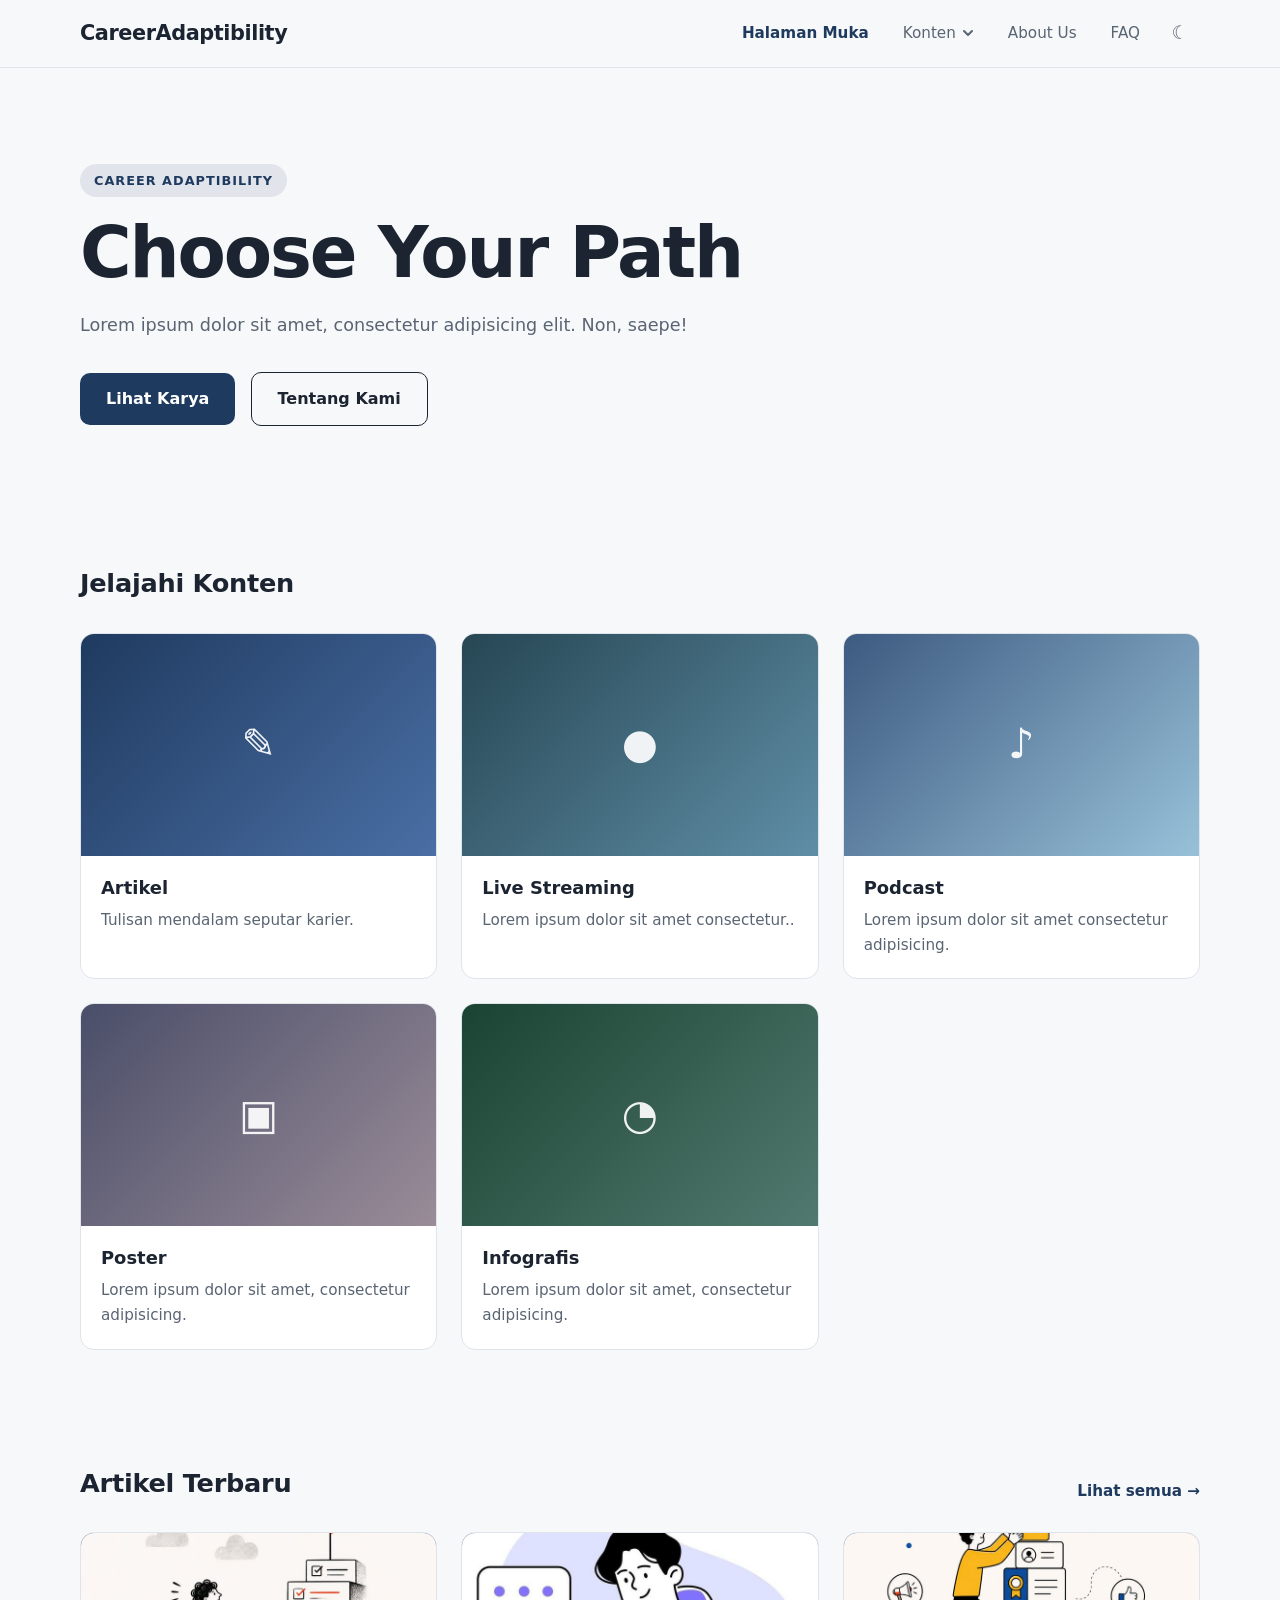
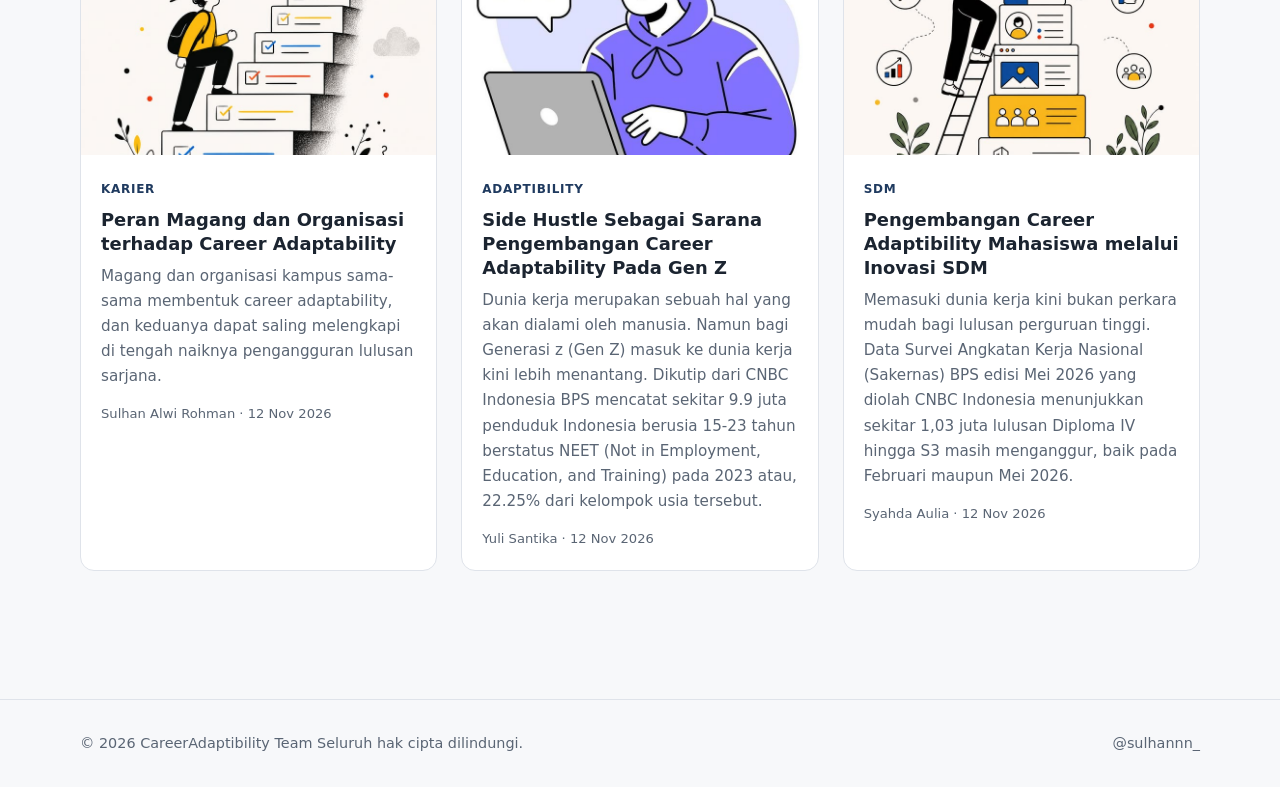
<file: index.html>
<!doctype html>
<html lang="id">
  <head>
    <meta charset="UTF-8" />
    <meta name="viewport" content="width=device-width, initial-scale=1.0" />
    <title>CareerAdaptibility</title>
    <meta
      name="description"
      content="CareerAdaptibility: artikel, live streaming, podcast, poster, dan infografis."
    />
    <script>
      (function () {
        try {
          var t = localStorage.getItem("theme");
          if (!t)
            t = matchMedia("(prefers-color-scheme: dark)").matches
              ? "dark"
              : "light";
          document.documentElement.setAttribute("data-theme", t);
        } catch (e) {}
      })();
    </script>
    <link rel="stylesheet" href="style.css" />
  </head>
  <body>
    <header class="site-header" id="siteHeader">
      <div class="container header-inner">
        <a href="index.html" class="logo">Career<span></span>Adaptibility</a>
        <button class="nav-toggle" aria-label="Buka menu" aria-expanded="false">
          <span></span><span></span><span></span>
        </button>
        <nav class="main-nav" id="mainNav" aria-label="Navigasi utama">
          <ul>
            <li><a href="index.html">Halaman Muka</a></li>
            <li class="has-dropdown">
              <button
                class="dropdown-toggle"
                aria-expanded="false"
                aria-haspopup="true"
              >
                Konten
                <svg
                  viewBox="0 0 12 12"
                  fill="none"
                  stroke="currentColor"
                  stroke-width="2"
                  stroke-linecap="round"
                  stroke-linejoin="round"
                >
                  <path d="M2 4l4 4 4-4" />
                </svg>
              </button>
              <ul class="dropdown">
                <li><a href="artikel.html">Artikel</a></li>
                <li><a href="live-streaming.html">Live Streaming</a></li>
                <li><a href="podcast.html">Podcast</a></li>
                <li><a href="poster.html">Poster</a></li>
                <li><a href="infografis.html">Infografis</a></li>
              </ul>
            </li>
            <li><a href="about.html">About Us</a></li>
            <li><a href="faq.html">FAQ</a></li>
            <li>
              <button
                class="theme-toggle"
                id="themeToggle"
                type="button"
                aria-label="Ganti mode gelap/terang"
                title="Ganti tema"
              >
                <span class="icon-moon">☾</span><span class="icon-sun">☀</span>
              </button>
            </li>
          </ul>
        </nav>
      </div>
    </header>

    <main>
      <section class="hero">
        <div class="container">
          <span class="eyebrow">Career adaptibility</span>
          <h1>Choose Your Path</h1>
          <p>
            Lorem ipsum dolor sit amet, consectetur adipisicing elit. Non,
            saepe!
          </p>
          <a href="artikel.html" class="btn">Lihat Karya</a>
          <a href="about.html" class="btn ghost">Tentang Kami</a>
        </div>
      </section>

      <section class="section">
        <div class="container">
          <div class="section-head">
            <h2>Jelajahi Konten</h2>
          </div>
          <div class="grid">
            <a href="artikel.html" class="card">
              <div class="thumb g1">✎</div>
              <div class="card-body">
                <h3>Artikel</h3>
                <p>Tulisan mendalam seputar karier.</p>
              </div>
            </a>
            <a href="live-streaming.html" class="card">
              <div class="thumb g2">●</div>
              <div class="card-body">
                <h3>Live Streaming</h3>
                <p>Lorem ipsum dolor sit amet consectetur..</p>
              </div>
            </a>
            <a href="podcast.html" class="card">
              <div class="thumb g3">♪</div>
              <div class="card-body">
                <h3>Podcast</h3>
                <p>Lorem ipsum dolor sit amet consectetur adipisicing.</p>
              </div>
            </a>
            <a href="poster.html" class="card">
              <div class="thumb g4">▣</div>
              <div class="card-body">
                <h3>Poster</h3>
                <p>Lorem ipsum dolor sit amet, consectetur adipisicing.</p>
              </div>
            </a>
            <a href="infografis.html" class="card">
              <div class="thumb g5">◔</div>
              <div class="card-body">
                <h3>Infografis</h3>
                <p>Lorem ipsum dolor sit amet, consectetur adipisicing.</p>
              </div>
            </a>
          </div>
        </div>
      </section>

      <section class="section">
        <div class="container">
          <div class="section-head">
            <h2>Artikel Terbaru</h2>
            <a href="artikel.html">Lihat semua →</a>
          </div>
          <div class="grid" id="latestArticles"></div>
        </div>
      </section>
    </main>

    <footer class="site-footer">
      <div class="container footer-inner">
        <span
          >© <span id="year">2026</span> CareerAdaptibility Team Seluruh hak
          cipta dilindungi.</span
        >
        <span>@sulhannn_ </span>
      </div>
    </footer>

    <script src="artikel-data.js"></script>
    <script src="script.js"></script>
  </body>
</html>
</file>
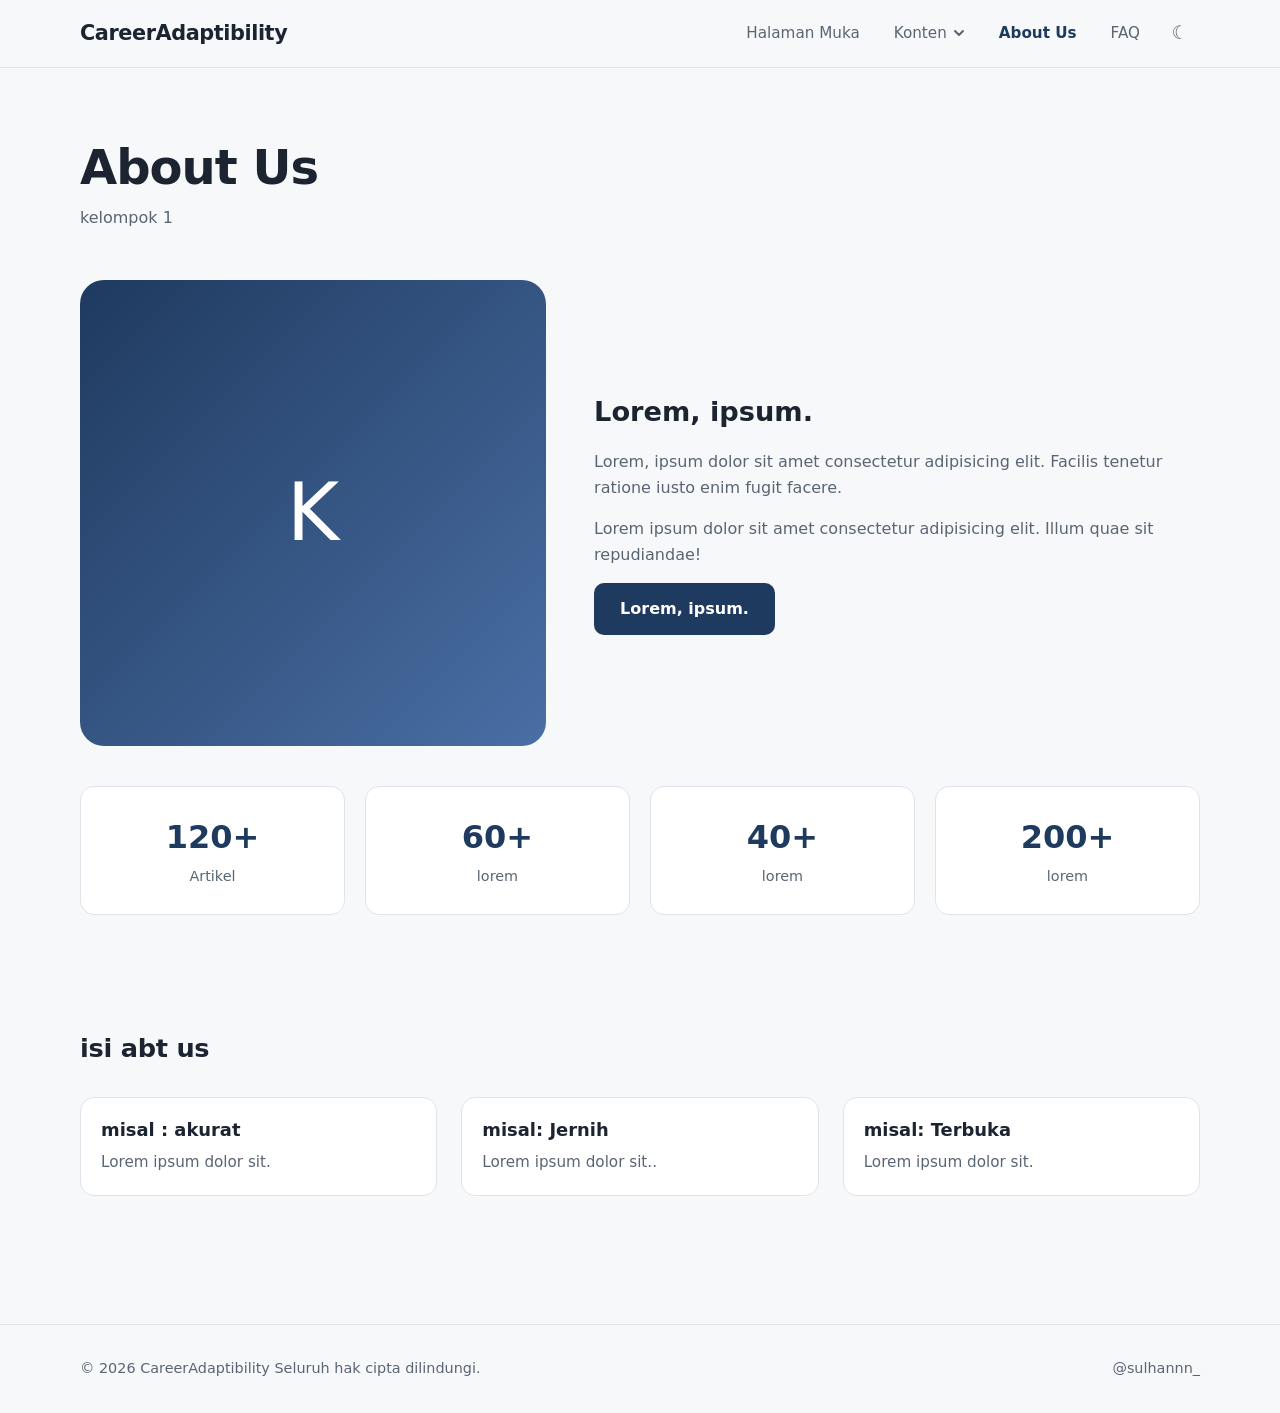
<file: about.html>
<!doctype html>
<html lang="id">
  <head>
    <meta charset="UTF-8" />
    <meta name="viewport" content="width=device-width, initial-scale=1.0" />
    <title>About Us | Team 1</title>
    <meta name="description" content="Tentang kami dan cara kami bekerja." />
    <link rel="stylesheet" href="style.css" />
    <script>
      (function () {
        try {
          var t = localStorage.getItem("theme");
          if (!t)
            t = matchMedia("(prefers-color-scheme: dark)").matches
              ? "dark"
              : "light";
          document.documentElement.setAttribute("data-theme", t);
        } catch (e) {}
      })();
    </script>
  </head>
  <body>
    <header class="site-header" id="siteHeader">
      <div class="container header-inner">
        <a href="index.html" class="logo">CareerAdaptibility</a>
        <button class="nav-toggle" aria-label="Buka menu" aria-expanded="false">
          <span></span><span></span><span></span>
        </button>
        <nav class="main-nav" id="mainNav" aria-label="Navigasi utama">
          <ul>
            <li><a href="index.html">Halaman Muka</a></li>
            <li class="has-dropdown">
              <button
                class="dropdown-toggle"
                aria-expanded="false"
                aria-haspopup="true"
              >
                Konten
                <svg
                  viewBox="0 0 12 12"
                  fill="none"
                  stroke="currentColor"
                  stroke-width="2"
                  stroke-linecap="round"
                  stroke-linejoin="round"
                >
                  <path d="M2 4l4 4 4-4" />
                </svg>
              </button>
              <ul class="dropdown">
                <li><a href="artikel.html">Artikel</a></li>
                <li><a href="live-streaming.html">Live Streaming</a></li>
                <li><a href="podcast.html">Podcast</a></li>
                <li><a href="poster.html">Poster</a></li>
                <li><a href="infografis.html">Infografis</a></li>
              </ul>
            </li>
            <li><a href="about.html">About Us</a></li>
            <li><a href="faq.html">FAQ</a></li>
            <li>
              <button
                class="theme-toggle"
                id="themeToggle"
                type="button"
                aria-label="Ganti mode gelap/terang"
                title="Ganti tema"
              >
                <span class="icon-moon">☾</span><span class="icon-sun">☀</span>
              </button>
            </li>
          </ul>
        </nav>
      </div>
    </header>

    <main>
      <section class="page-title">
        <div class="container">
          <h1>About Us</h1>
          <p>kelompok 1</p>
        </div>
      </section>

      <section class="section" style="padding-top: 12px">
        <div class="container">
          <div class="about-grid">
            <div class="about-photo g1">K</div>
            <div class="about-text">
              <h2>Lorem, ipsum.</h2>
              <p>
                Lorem, ipsum dolor sit amet consectetur adipisicing elit.
                Facilis tenetur ratione iusto enim fugit facere.
              </p>
              <p>
                Lorem ipsum dolor sit amet consectetur adipisicing elit. Illum
                quae sit repudiandae!
              </p>
              <a href="faq.html" class="btn">Lorem, ipsum.</a>
            </div>
          </div>

          <div class="stats">
            <div class="stat"><strong>120+</strong><span>Artikel </span></div>
            <div class="stat"><strong>60+</strong><span>lorem</span></div>
            <div class="stat"><strong>40+</strong><span>lorem</span></div>
            <div class="stat"><strong>200+</strong><span>lorem</span></div>
          </div>
        </div>
      </section>

      <section class="section">
        <div class="container">
          <div class="section-head"><h2>isi abt us</h2></div>
          <div class="grid">
            <div class="card">
              <div class="card-body">
                <h3>misal : akurat</h3>
                <p>Lorem ipsum dolor sit.</p>
              </div>
            </div>
            <div class="card">
              <div class="card-body">
                <h3>misal: Jernih</h3>
                <p>Lorem ipsum dolor sit..</p>
              </div>
            </div>
            <div class="card">
              <div class="card-body">
                <h3>misal: Terbuka</h3>
                <p>Lorem ipsum dolor sit.</p>
              </div>
            </div>
          </div>
        </div>
      </section>
    </main>

    <footer class="site-footer">
      <div class="container footer-inner">
        <span
          >© <span id="year">2026</span> CareerAdaptibility Seluruh hak cipta
          dilindungi.</span
        >
        <span>@sulhannn_</span>
      </div>
    </footer>

    <script src="script.js"></script>
  </body>
</html>
</file>
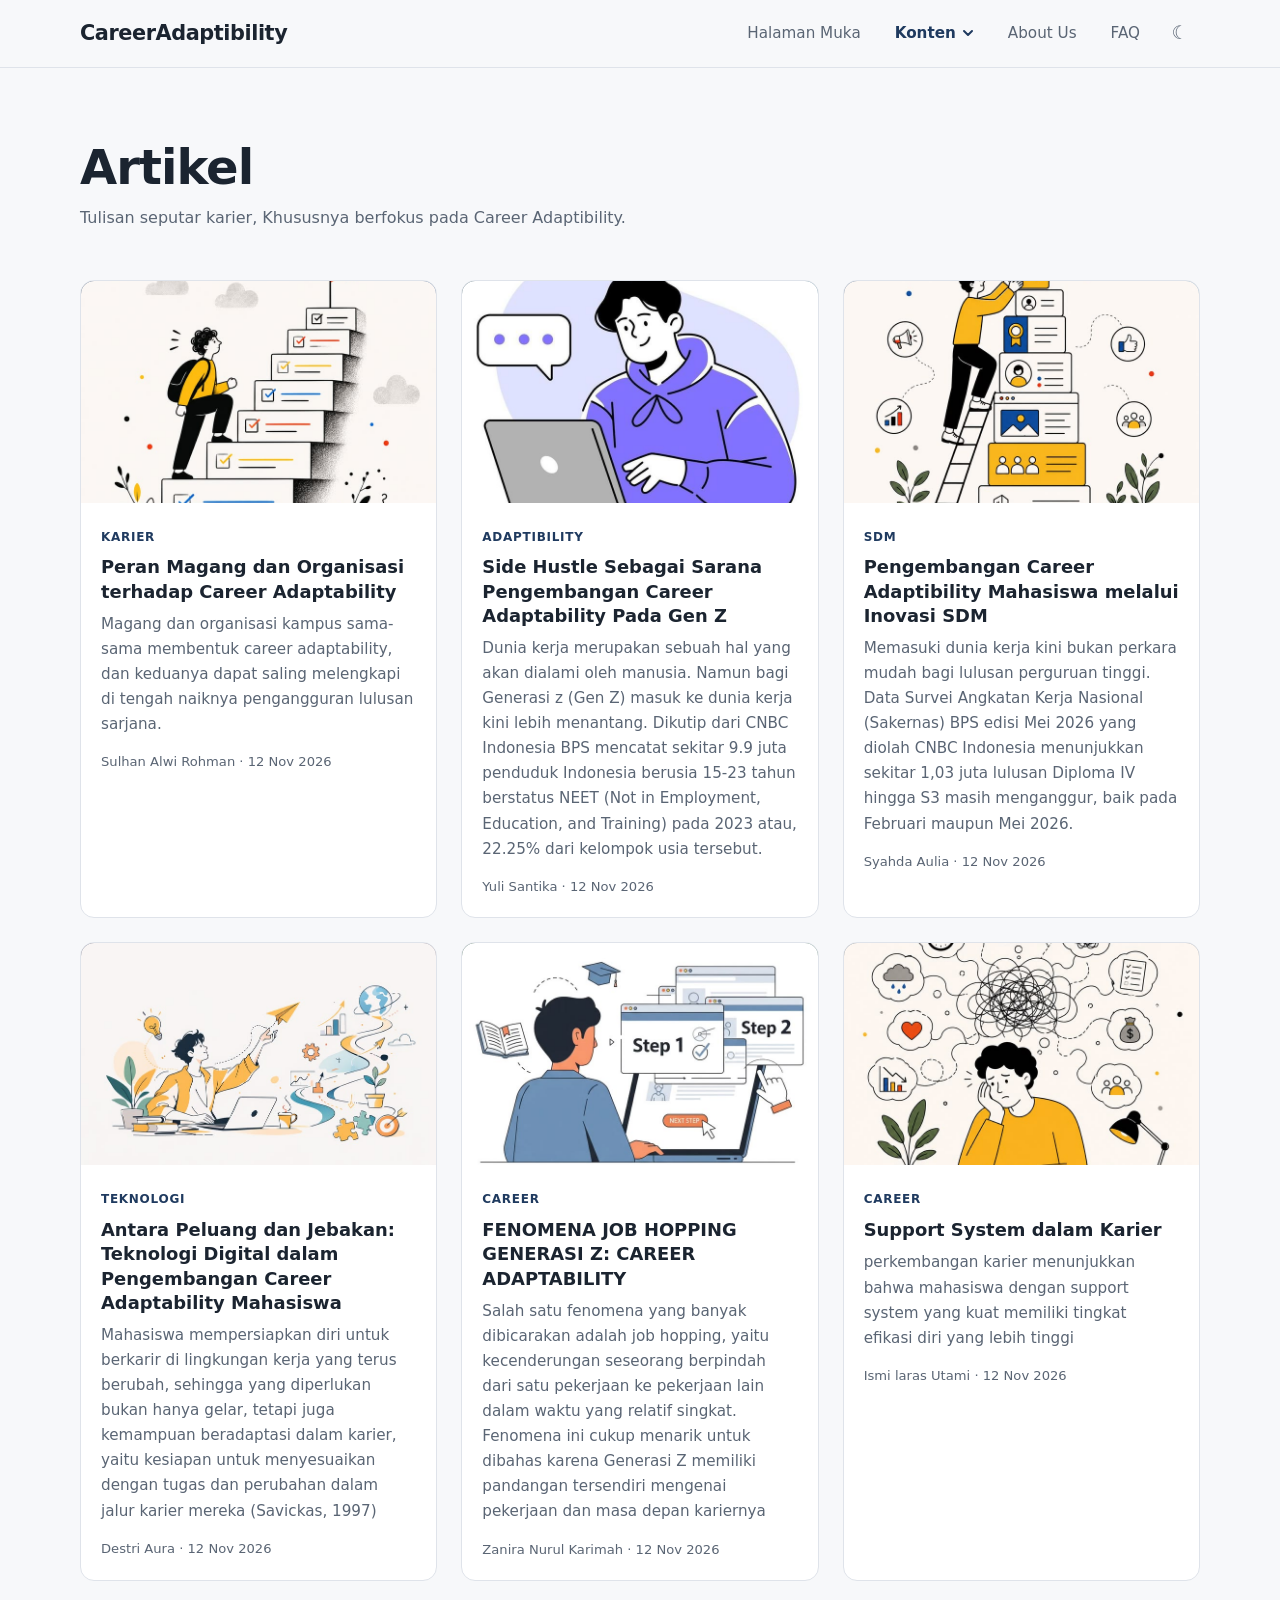
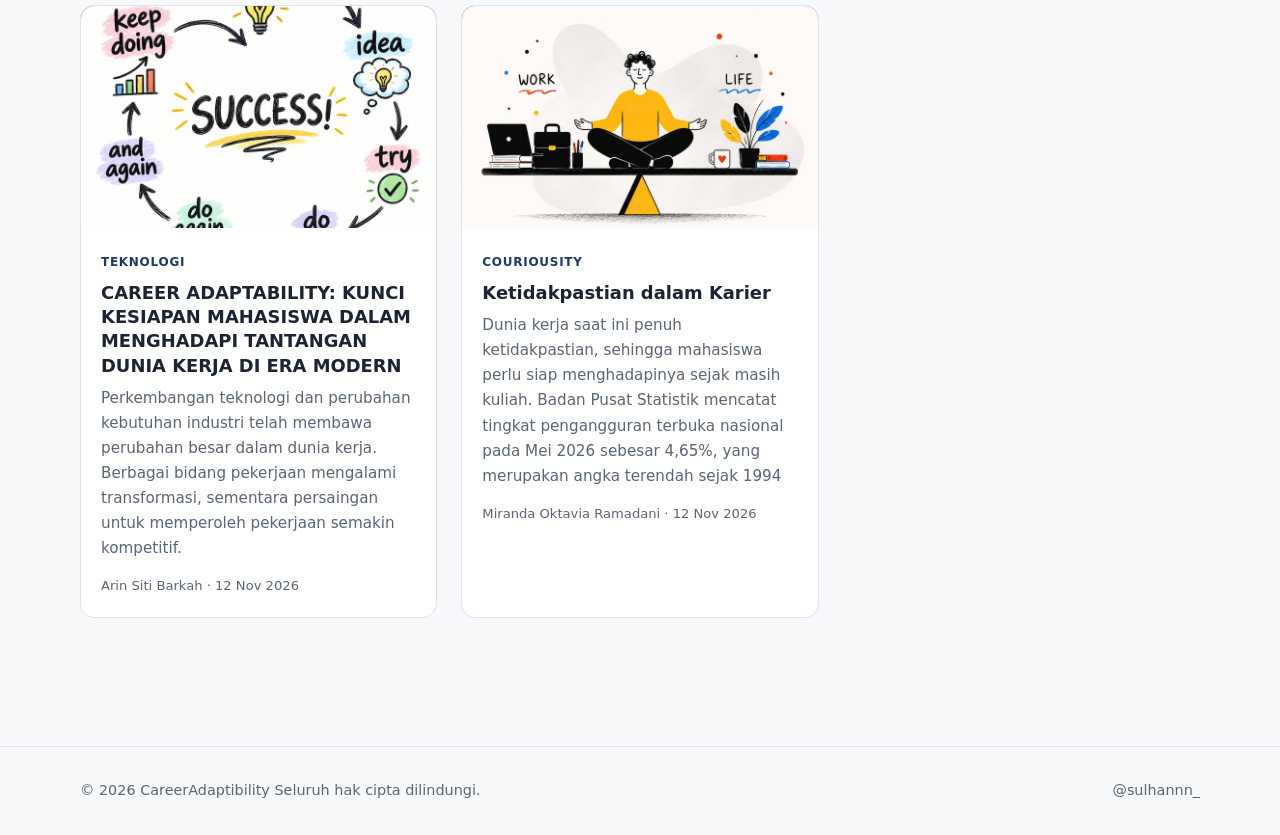
<file: artikel.html>
<!doctype html>
<html lang="id">
  <head>
    <meta charset="UTF-8" />
    <meta name="viewport" content="width=device-width, initial-scale=1.0" />
    <title>Artikel</title>
    <meta name="description" content="Kumpulan artikel dan tulisan." />
    <script>
      (function () {
        try {
          var t = localStorage.getItem("theme");
          if (!t)
            t = matchMedia("(prefers-color-scheme: dark)").matches
              ? "dark"
              : "light";
          document.documentElement.setAttribute("data-theme", t);
        } catch (e) {}
      })();
    </script>
    <link rel="stylesheet" href="style.css" />
  </head>
  <body>
    <header class="site-header" id="siteHeader">
      <div class="container header-inner">
        <a href="index.html" class="logo">CareerAdaptibility</a>
        <button class="nav-toggle" aria-label="Buka menu" aria-expanded="false">
          <span></span><span></span><span></span>
        </button>
        <nav class="main-nav" id="mainNav" aria-label="Navigasi utama">
          <ul>
            <li><a href="index.html">Halaman Muka</a></li>
            <li class="has-dropdown">
              <button
                class="dropdown-toggle"
                aria-expanded="false"
                aria-haspopup="true"
              >
                Konten
                <svg
                  viewBox="0 0 12 12"
                  fill="none"
                  stroke="currentColor"
                  stroke-width="2"
                  stroke-linecap="round"
                  stroke-linejoin="round"
                >
                  <path d="M2 4l4 4 4-4" />
                </svg>
              </button>
              <ul class="dropdown">
                <li><a href="artikel.html">Artikel</a></li>
                <li><a href="live-streaming.html">Live Streaming</a></li>
                <li><a href="podcast.html">Podcast</a></li>
                <li><a href="poster.html">Poster</a></li>
                <li><a href="infografis.html">Infografis</a></li>
              </ul>
            </li>
            <li><a href="about.html">About Us</a></li>
            <li><a href="faq.html">FAQ</a></li>
            <li>
              <button
                class="theme-toggle"
                id="themeToggle"
                type="button"
                aria-label="Ganti mode gelap/terang"
                title="Ganti tema"
              >
                <span class="icon-moon">☾</span><span class="icon-sun">☀</span>
              </button>
            </li>
          </ul>
        </nav>
      </div>
    </header>

    <main>
      <section class="page-title">
        <div class="container">
          <h1>Artikel</h1>
          <p>
            Tulisan seputar karier, Khususnya berfokus pada Career Adaptibility.
          </p>
        </div>
      </section>

      <section class="section" style="padding-top: 12px">
        <div class="container">
          <div class="grid grid-compact" id="articleGrid"></div>
        </div>
      </section>
    </main>

    <footer class="site-footer">
      <div class="container footer-inner">
        <span
          >© <span id="year">2026</span> CareerAdaptibility Seluruh hak cipta
          dilindungi.</span
        >
        <span>@sulhannn_</span>
      </div>
    </footer>

    <script src="artikel-data.js"></script>
    <script src="script.js"></script>
  </body>
</html>
</file>
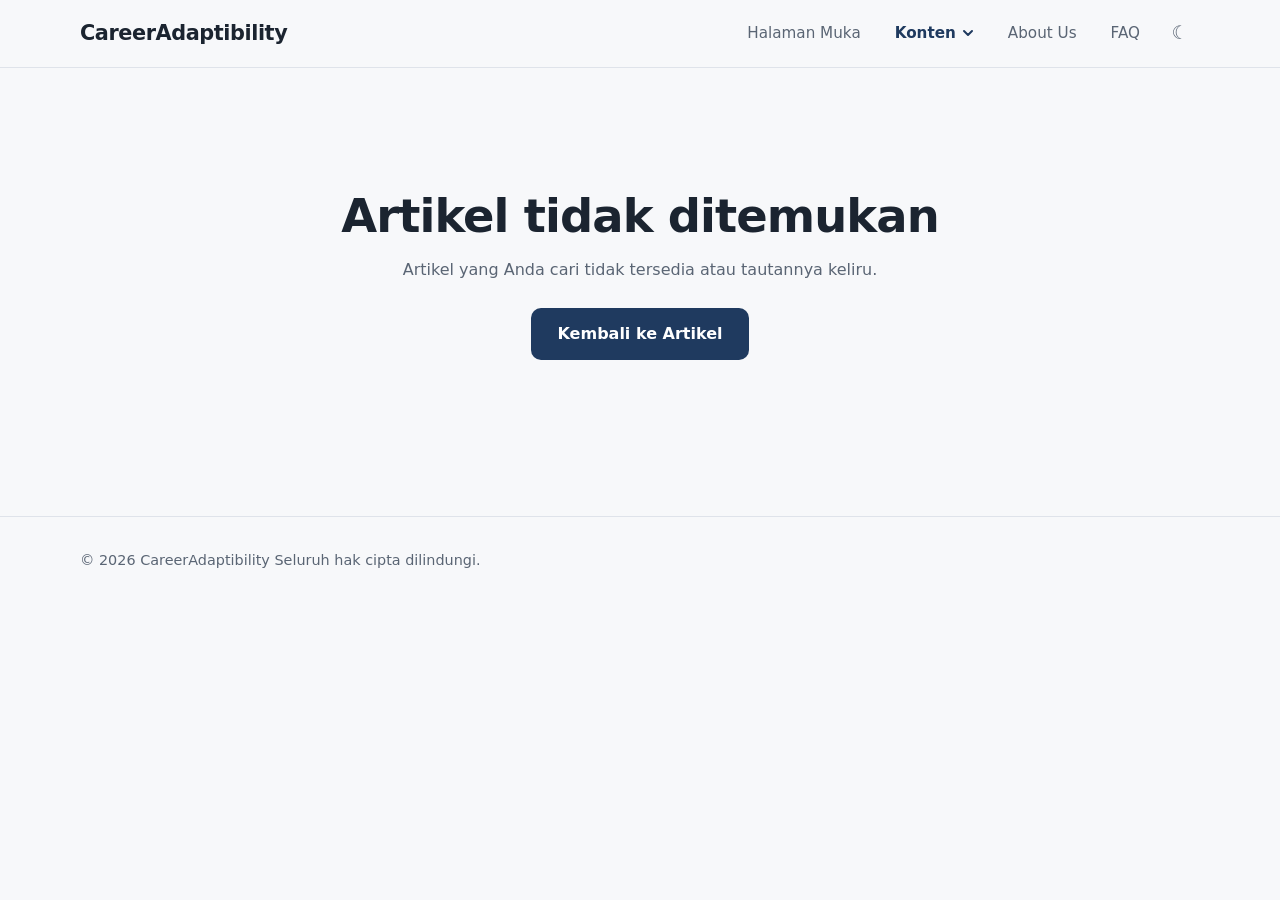
<file: baca.html>
<!doctype html>
<html lang="id">
  <head>
    <meta charset="UTF-8" />
    <meta name="viewport" content="width=device-width, initial-scale=1.0" />
    <title>Baca Artikel</title>
    <script>
      (function () {
        try {
          var t = localStorage.getItem("theme");
          if (!t)
            t = matchMedia("(prefers-color-scheme: dark)").matches
              ? "dark"
              : "light";
          document.documentElement.setAttribute("data-theme", t);
        } catch (e) {}
      })();
    </script>
    <link rel="stylesheet" href="style.css" />
  </head>
  <body>
    <div class="read-progress" id="readProgress"></div>

    <header class="site-header" id="siteHeader">
      <div class="container header-inner">
        <a href="index.html" class="logo">CareerAdaptibility</a>
        <button class="nav-toggle" aria-label="Buka menu" aria-expanded="false">
          <span></span><span></span><span></span>
        </button>
        <nav class="main-nav" id="mainNav" aria-label="Navigasi utama">
          <ul>
            <li><a href="index.html">Halaman Muka</a></li>
            <li class="has-dropdown">
              <button
                class="dropdown-toggle"
                aria-expanded="false"
                aria-haspopup="true"
              >
                Konten
                <svg
                  viewBox="0 0 12 12"
                  fill="none"
                  stroke="currentColor"
                  stroke-width="2"
                  stroke-linecap="round"
                  stroke-linejoin="round"
                >
                  <path d="M2 4l4 4 4-4" />
                </svg>
              </button>
              <ul class="dropdown">
                <li><a href="artikel.html">Artikel</a></li>
                <li><a href="live-streaming.html">Live Streaming</a></li>
                <li><a href="podcast.html">Podcast</a></li>
                <li><a href="poster.html">Poster</a></li>
                <li><a href="infografis.html">Infografis</a></li>
              </ul>
            </li>
            <li><a href="about.html">About Us</a></li>
            <li><a href="faq.html">FAQ</a></li>
            <li>
              <button
                class="theme-toggle"
                id="themeToggle"
                type="button"
                aria-label="Ganti mode gelap/terang"
                title="Ganti tema"
              >
                <span class="icon-moon">☾</span><span class="icon-sun">☀</span>
              </button>
            </li>
          </ul>
        </nav>
      </div>
    </header>

    <main>
      <article class="reader" id="reader"></article>
    </main>

    <footer class="site-footer">
      <div class="container footer-inner">
        <span
          >© <span id="year">2026</span> CareerAdaptibility Seluruh hak cipta
          dilindungi.</span
        >
      </div>
    </footer>

    <script src="artikel-data.js"></script>
    <script src="script.js"></script>
  </body>
</html>
</file>
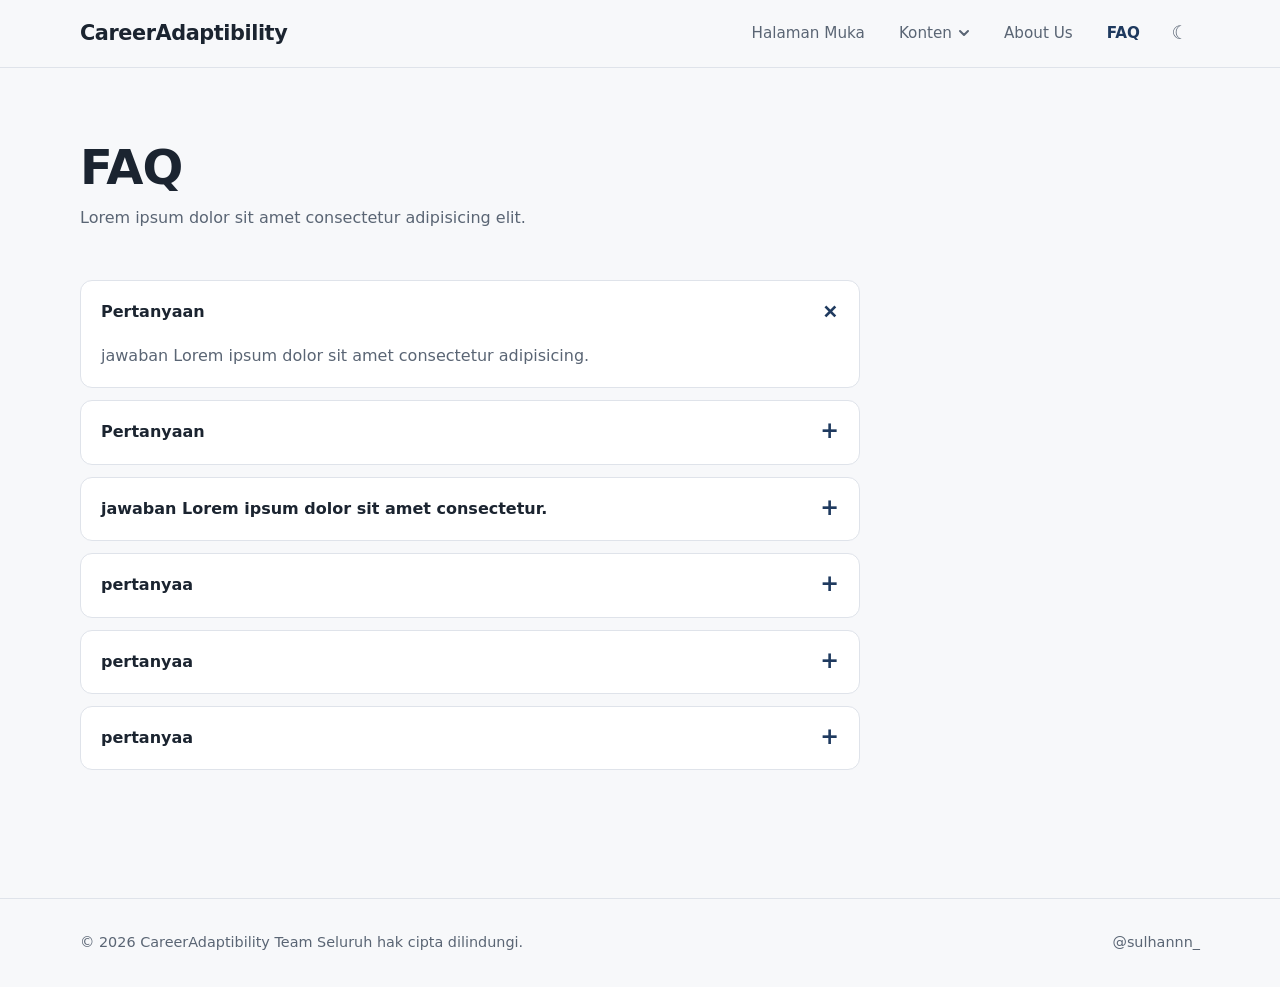
<file: faq.html>
<!doctype html>
<html lang="id">
  <head>
    <meta charset="UTF-8" />
    <meta name="viewport" content="width=device-width, initial-scale=1.0" />
    <title>FAQ</title>
    <meta name="description" content="Pertanyaan yang sering diajukan." />
    <link rel="stylesheet" href="style.css" />
    <script>
      (function () {
        try {
          var t = localStorage.getItem("theme");
          if (!t)
            t = matchMedia("(prefers-color-scheme: dark)").matches
              ? "dark"
              : "light";
          document.documentElement.setAttribute("data-theme", t);
        } catch (e) {}
      })();
    </script>
  </head>
  <body>
    <header class="site-header" id="siteHeader">
      <div class="container header-inner">
        <a href="index.html" class="logo">CareerAdaptibility</a>
        <button class="nav-toggle" aria-label="Buka menu" aria-expanded="false">
          <span></span><span></span><span></span>
        </button>
        <nav class="main-nav" id="mainNav" aria-label="Navigasi utama">
          <ul>
            <li><a href="index.html">Halaman Muka</a></li>
            <li class="has-dropdown">
              <button
                class="dropdown-toggle"
                aria-expanded="false"
                aria-haspopup="true"
              >
                Konten
                <svg
                  viewBox="0 0 12 12"
                  fill="none"
                  stroke="currentColor"
                  stroke-width="2"
                  stroke-linecap="round"
                  stroke-linejoin="round"
                >
                  <path d="M2 4l4 4 4-4" />
                </svg>
              </button>
              <ul class="dropdown">
                <li><a href="artikel.html">Artikel</a></li>
                <li><a href="live-streaming.html">Live Streaming</a></li>
                <li><a href="podcast.html">Podcast</a></li>
                <li><a href="poster.html">Poster</a></li>
                <li><a href="infografis.html">Infografis</a></li>
              </ul>
            </li>
            <li><a href="about.html">About Us</a></li>
            <li><a href="faq.html">FAQ</a></li>
            <li>
              <button
                class="theme-toggle"
                id="themeToggle"
                type="button"
                aria-label="Ganti mode gelap/terang"
                title="Ganti tema"
              >
                <span class="icon-moon">☾</span><span class="icon-sun">☀</span>
              </button>
            </li>
          </ul>
        </nav>
      </div>
    </header>

    <main>
      <section class="page-title">
        <div class="container">
          <h1>FAQ</h1>
          <p>Lorem ipsum dolor sit amet consectetur adipisicing elit.</p>
        </div>
      </section>

      <section class="section" style="padding-top: 12px">
        <div class="container">
          <div class="faq">
            <details open>
              <summary>Pertanyaan</summary>
              <p>jawaban Lorem ipsum dolor sit amet consectetur adipisicing.</p>
            </details>
            <details>
              <summary>Pertanyaan</summary>
              <p>jawaban Lorem ipsum dolor sit amet consectetur.</p>
            </details>
            <details>
              <summary>jawaban Lorem ipsum dolor sit amet consectetur.</summary>
              <p>jawaban Lorem ipsum dolor sit amet consectetur.</p>
            </details>
            <details>
              <summary>pertanyaa</summary>
              <p>jawaban Lorem ipsum dolor sit amet consectetur.</p>
            </details>
            <details>
              <summary>pertanyaa</summary>
              <p>jawaban Lorem ipsum dolor sit amet consectetur.</p>
            </details>
            <details>
              <summary>pertanyaa</summary>
              <p>jawaban Lorem ipsum dolor sit amet consectetur..</p>
            </details>
          </div>
        </div>
      </section>
    </main>

    <footer class="site-footer">
      <div class="container footer-inner">
        <span
          >© <span id="year">2026</span> CareerAdaptibility Team Seluruh hak
          cipta dilindungi.</span
        >
        <span>@sulhannn_</span>
      </div>
    </footer>

    <script src="script.js"></script>
  </body>
</html>
</file>
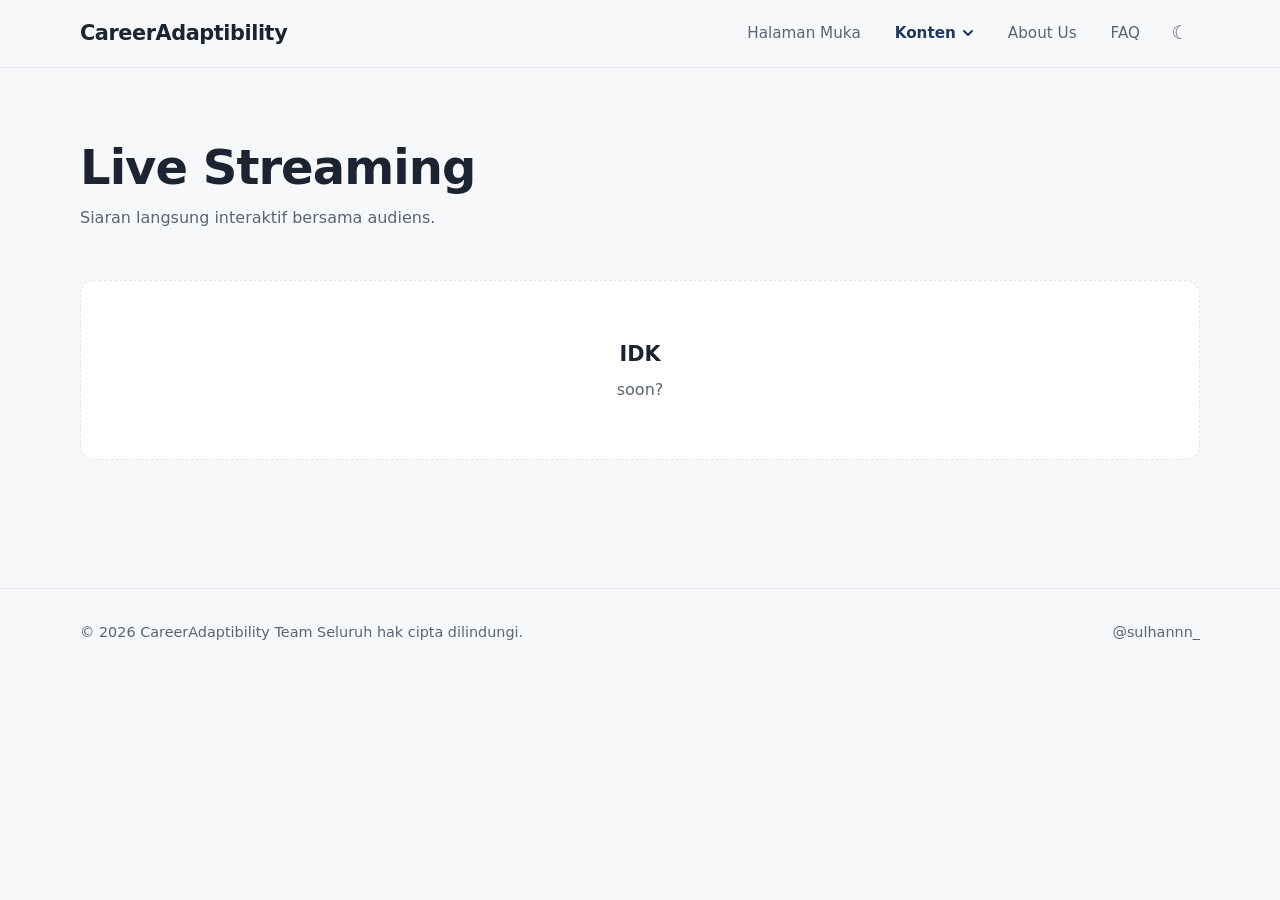
<file: live-streaming.html>
<!doctype html>
<html lang="id">
  <head>
    <meta charset="UTF-8" />
    <meta name="viewport" content="width=device-width, initial-scale=1.0" />
    <title>Live Streaming</title>
    <meta name="description" content="Jadwal dan arsip siaran langsung." />
    <link rel="stylesheet" href="style.css" />
    <script>
      (function () {
        try {
          var t = localStorage.getItem("theme");
          if (!t)
            t = matchMedia("(prefers-color-scheme: dark)").matches
              ? "dark"
              : "light";
          document.documentElement.setAttribute("data-theme", t);
        } catch (e) {}
      })();
    </script>
  </head>
  <body>
    <header class="site-header" id="siteHeader">
      <div class="container header-inner">
        <a href="index.html" class="logo">CareerAdaptibility</a>
        <button class="nav-toggle" aria-label="Buka menu" aria-expanded="false">
          <span></span><span></span><span></span>
        </button>
        <nav class="main-nav" id="mainNav" aria-label="Navigasi utama">
          <ul>
            <li><a href="index.html">Halaman Muka</a></li>
            <li class="has-dropdown">
              <button
                class="dropdown-toggle"
                aria-expanded="false"
                aria-haspopup="true"
              >
                Konten
                <svg
                  viewBox="0 0 12 12"
                  fill="none"
                  stroke="currentColor"
                  stroke-width="2"
                  stroke-linecap="round"
                  stroke-linejoin="round"
                >
                  <path d="M2 4l4 4 4-4" />
                </svg>
              </button>
              <ul class="dropdown">
                <li><a href="artikel.html">Artikel</a></li>
                <li><a href="live-streaming.html">Live Streaming</a></li>
                <li><a href="podcast.html">Podcast</a></li>
                <li><a href="poster.html">Poster</a></li>
                <li><a href="infografis.html">Infografis</a></li>
              </ul>
            </li>
            <li><a href="about.html">About Us</a></li>
            <li><a href="faq.html">FAQ</a></li>
            <li>
              <button
                class="theme-toggle"
                id="themeToggle"
                type="button"
                aria-label="Ganti mode gelap/terang"
                title="Ganti tema"
              >
                <span class="icon-moon">☾</span><span class="icon-sun">☀</span>
              </button>
            </li>
          </ul>
        </nav>
      </div>
    </header>
    <main>
      <section class="page-title">
        <div class="container">
          <h1>Live Streaming</h1>
          <p>Siaran langsung interaktif bersama audiens.</p>
        </div>
      </section>

      <section class="section" style="padding-top: 12px">
        <div class="container">
          <div
            style="
              padding: 56px 20px;
              text-align: center;
              background: var(--card);
              border: 1px dashed var(--line);
              border-radius: var(--radius);
            "
          >
            <h2 style="margin-bottom: 6px; font-size: 1.3rem">IDK</h2>
            <p style="color: var(--muted)">soon?</p>
          </div>
        </div>
      </section>
    </main>

    <footer class="site-footer">
      <div class="container footer-inner">
        <span
          >© <span id="year">2026</span> CareerAdaptibility Team Seluruh hak
          cipta dilindungi.</span
        >
        <span>@sulhannn_</span>
      </div>
    </footer>

    <script src="script.js"></script>
  </body>
</html>
</file>
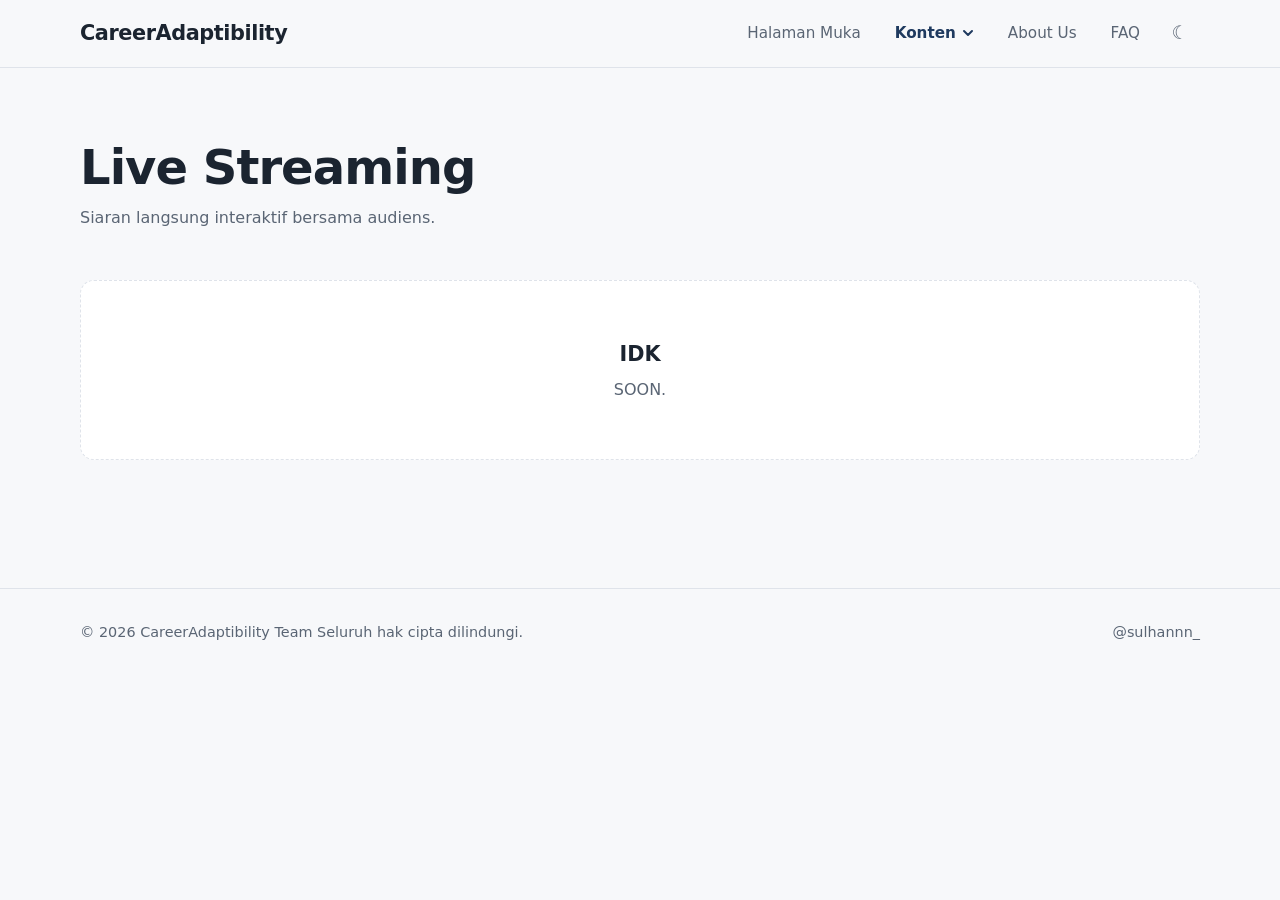
<file: podcast.html>
<!doctype html>
<html lang="id">
  <head>
    <meta charset="UTF-8" />
    <meta name="viewport" content="width=device-width, initial-scale=1.0" />
    <title>Podcast</title>
    <meta name="description" content="Daftar episode podcast." />
    <link rel="stylesheet" href="style.css" />
    <script>
      (function () {
        try {
          var t = localStorage.getItem("theme");
          if (!t)
            t = matchMedia("(prefers-color-scheme: dark)").matches
              ? "dark"
              : "light";
          document.documentElement.setAttribute("data-theme", t);
        } catch (e) {}
      })();
    </script>
  </head>
  <body>
    <header class="site-header" id="siteHeader">
      <div class="container header-inner">
        <a href="index.html" class="logo">CareerAdaptibility</a>
        <button class="nav-toggle" aria-label="Buka menu" aria-expanded="false">
          <span></span><span></span><span></span>
        </button>
        <nav class="main-nav" id="mainNav" aria-label="Navigasi utama">
          <ul>
            <li><a href="index.html">Halaman Muka</a></li>
            <li class="has-dropdown">
              <button
                class="dropdown-toggle"
                aria-expanded="false"
                aria-haspopup="true"
              >
                Konten
                <svg
                  viewBox="0 0 12 12"
                  fill="none"
                  stroke="currentColor"
                  stroke-width="2"
                  stroke-linecap="round"
                  stroke-linejoin="round"
                >
                  <path d="M2 4l4 4 4-4" />
                </svg>
              </button>
              <ul class="dropdown">
                <li><a href="artikel.html">Artikel</a></li>
                <li><a href="live-streaming.html">Live Streaming</a></li>
                <li><a href="podcast.html">Podcast</a></li>
                <li><a href="poster.html">Poster</a></li>
                <li><a href="infografis.html">Infografis</a></li>
              </ul>
            </li>
            <li><a href="about.html">About Us</a></li>
            <li><a href="faq.html">FAQ</a></li>
            <li>
              <button
                class="theme-toggle"
                id="themeToggle"
                type="button"
                aria-label="Ganti mode gelap/terang"
                title="Ganti tema"
              >
                <span class="icon-moon">☾</span><span class="icon-sun">☀</span>
              </button>
            </li>
          </ul>
        </nav>
      </div>
    </header>

    <main>
      <section class="page-title">
        <div class="container">
          <h1>Live Streaming</h1>
          <p>Siaran langsung interaktif bersama audiens.</p>
        </div>
      </section>

      <section class="section" style="padding-top: 12px">
        <div class="container">
          <div
            style="
              padding: 56px 20px;
              text-align: center;
              background: var(--card);
              border: 1px dashed var(--line);
              border-radius: var(--radius);
            "
          >
            <h2 style="margin-bottom: 6px; font-size: 1.3rem">IDK</h2>
            <p style="color: var(--muted)">SOON.</p>
          </div>
        </div>
      </section>
    </main>

    <footer class="site-footer">
      <div class="container footer-inner">
        <span
          >© <span id="year">2026</span> CareerAdaptibility Team Seluruh hak
          cipta dilindungi.</span
        >
        <span>@sulhannn_</span>
      </div>
    </footer>

    <script src="script.js"></script>
  </body>
</html>
</file>
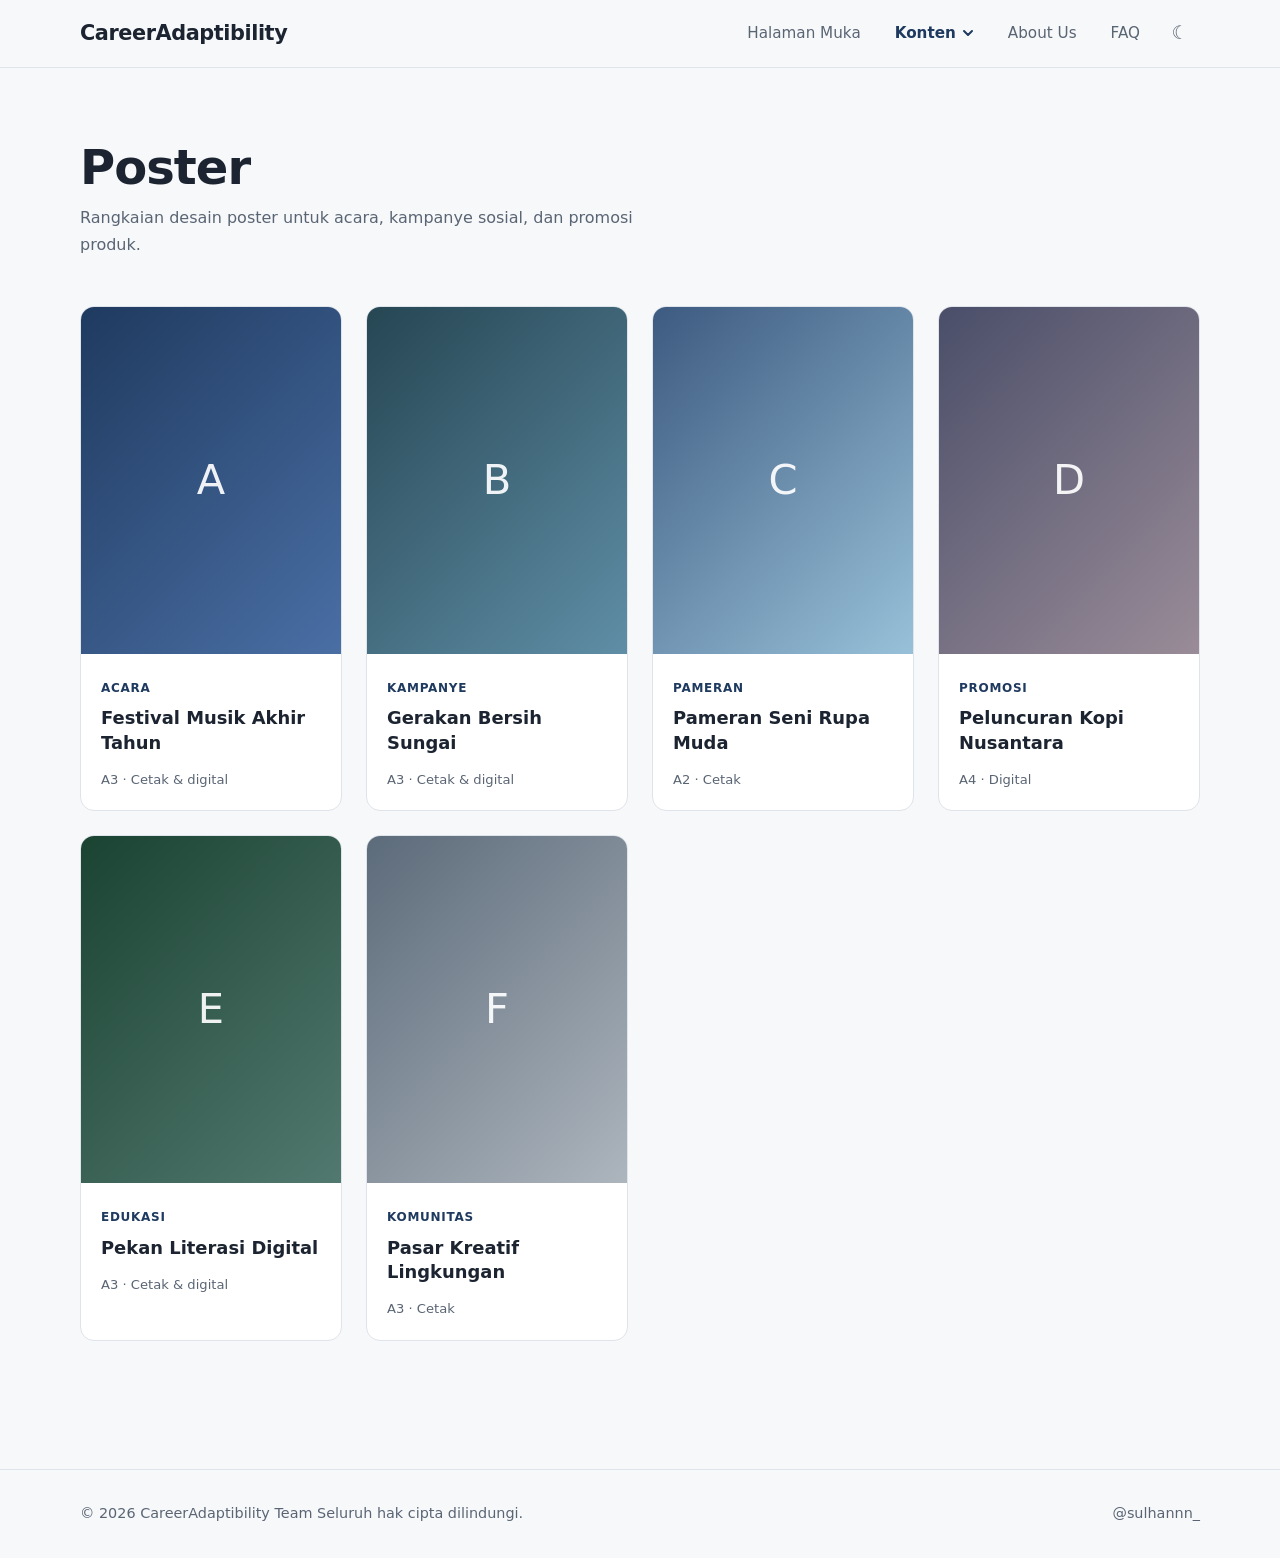
<file: poster.html>
<!doctype html>
<html lang="id">
  <head>
    <meta charset="UTF-8" />
    <meta name="viewport" content="width=device-width, initial-scale=1.0" />
    <title>Poster</title>
    <meta name="description" content="Galeri desain poster." />
    <link rel="stylesheet" href="style.css" />
    <script>
      (function () {
        try {
          var t = localStorage.getItem("theme");
          if (!t)
            t = matchMedia("(prefers-color-scheme: dark)").matches
              ? "dark"
              : "light";
          document.documentElement.setAttribute("data-theme", t);
        } catch (e) {}
      })();
    </script>
  </head>
  <body>
    <header class="site-header" id="siteHeader">
      <div class="container header-inner">
        <a href="index.html" class="logo">CareerAdaptibility</a>
        <button class="nav-toggle" aria-label="Buka menu" aria-expanded="false">
          <span></span><span></span><span></span>
        </button>
        <nav class="main-nav" id="mainNav" aria-label="Navigasi utama">
          <ul>
            <li><a href="index.html">Halaman Muka</a></li>
            <li class="has-dropdown">
              <button
                class="dropdown-toggle"
                aria-expanded="false"
                aria-haspopup="true"
              >
                Konten
                <svg
                  viewBox="0 0 12 12"
                  fill="none"
                  stroke="currentColor"
                  stroke-width="2"
                  stroke-linecap="round"
                  stroke-linejoin="round"
                >
                  <path d="M2 4l4 4 4-4" />
                </svg>
              </button>
              <ul class="dropdown">
                <li><a href="artikel.html">Artikel</a></li>
                <li><a href="live-streaming.html">Live Streaming</a></li>
                <li><a href="podcast.html">Podcast</a></li>
                <li><a href="poster.html">Poster</a></li>
                <li><a href="infografis.html">Infografis</a></li>
              </ul>
            </li>
            <li><a href="about.html">About Us</a></li>
            <li><a href="faq.html">FAQ</a></li>
            <li>
              <button
                class="theme-toggle"
                id="themeToggle"
                type="button"
                aria-label="Ganti mode gelap/terang"
                title="Ganti tema"
              >
                <span class="icon-moon">☾</span><span class="icon-sun">☀</span>
              </button>
            </li>
          </ul>
        </nav>
      </div>
    </header>

    <main>
      <section class="page-title">
        <div class="container">
          <h1>Poster</h1>
          <p>
            Rangkaian desain poster untuk acara, kampanye sosial, dan promosi
            produk.
          </p>
        </div>
      </section>

      <section class="section" style="padding-top: 12px">
        <div class="container">
          <div
            class="grid"
            style="grid-template-columns: repeat(auto-fill, minmax(220px, 1fr))"
          >
            <article class="card">
              <div class="thumb portrait g1">A</div>
              <div class="card-body">
                <span class="tag">Acara</span>
                <h3>Festival Musik Akhir Tahun</h3>
                <div class="meta">A3 · Cetak &amp; digital</div>
              </div>
            </article>
            <article class="card">
              <div class="thumb portrait g2">B</div>
              <div class="card-body">
                <span class="tag">Kampanye</span>
                <h3>Gerakan Bersih Sungai</h3>
                <div class="meta">A3 · Cetak &amp; digital</div>
              </div>
            </article>
            <article class="card">
              <div class="thumb portrait g3">C</div>
              <div class="card-body">
                <span class="tag">Pameran</span>
                <h3>Pameran Seni Rupa Muda</h3>
                <div class="meta">A2 · Cetak</div>
              </div>
            </article>
            <article class="card">
              <div class="thumb portrait g4">D</div>
              <div class="card-body">
                <span class="tag">Promosi</span>
                <h3>Peluncuran Kopi Nusantara</h3>
                <div class="meta">A4 · Digital</div>
              </div>
            </article>
            <article class="card">
              <div class="thumb portrait g5">E</div>
              <div class="card-body">
                <span class="tag">Edukasi</span>
                <h3>Pekan Literasi Digital</h3>
                <div class="meta">A3 · Cetak &amp; digital</div>
              </div>
            </article>
            <article class="card">
              <div class="thumb portrait g6">F</div>
              <div class="card-body">
                <span class="tag">Komunitas</span>
                <h3>Pasar Kreatif Lingkungan</h3>
                <div class="meta">A3 · Cetak</div>
              </div>
            </article>
          </div>
        </div>
      </section>
    </main>

    <footer class="site-footer">
      <div class="container footer-inner">
        <span
          >© <span id="year">2026</span> CareerAdaptibility Team Seluruh hak
          cipta dilindungi.</span
        >
        <span>@sulhannn_</span>
      </div>
    </footer>

    <script src="script.js"></script>
  </body>
</html>
</file>
<file: style.css>
/* ===== Reset & Variabel ===== */
*,
*::before,
*::after {
  box-sizing: border-box;
  margin: 0;
  padding: 0;
}

:root {
  --bg: #f7f8fa;
  --ink: #1b2430;
  --muted: #5a6574;
  --line: #dfe3ea;
  --card: #ffffff;
  --accent: #1f3a5f;
  --accent-dark: #162b49;
  --accent-soft: rgba(31, 58, 95, 0.1);
  --header-bg: rgba(247, 248, 250, 0.92);
  --hover: rgba(27, 36, 48, 0.05);
  --header-h: 68px;
  --radius: 14px;
  --shadow: 0 6px 24px rgba(20, 23, 28, 0.08);
}
:root[data-theme="dark"] {
  color-scheme: dark;
  --bg: #0e131a;
  --ink: #e8ecf2;
  --muted: #98a3b3;
  --line: #263040;
  --card: #151c26;
  --accent: #4f7fc4;
  --accent-dark: #3d6aab;
  --accent-soft: rgba(79, 127, 196, 0.16);
  --shadow: 0 6px 24px rgba(0, 0, 0, 0.45);
  --header-bg: rgba(14, 19, 26, 0.92);
  --hover: rgba(255, 255, 255, 0.07);
}

html {
  scroll-behavior: smooth;
}

body {
  font-family:
    "Segoe UI",
    system-ui,
    -apple-system,
    Roboto,
    Helvetica,
    Arial,
    sans-serif;
  background: var(--bg);
  color: var(--ink);
  line-height: 1.65;
  padding-top: var(--header-h);
  -webkit-font-smoothing: antialiased;
}

img {
  max-width: 100%;
  display: block;
}
a {
  color: inherit;
  text-decoration: none;
}
ul {
  list-style: none;
}
button {
  font: inherit;
  color: inherit;
  background: none;
  border: 0;
  cursor: pointer;
}

.container {
  width: min(1120px, 100% - 40px);
  margin-inline: auto;
}

/* ===== Header ===== */
.site-header {
  position: fixed;
  inset: 0 0 auto 0;
  height: var(--header-h);
  background: var(--header-bg);
  backdrop-filter: blur(10px);
  border-bottom: 1px solid var(--line);
  z-index: 100;
  transition: transform 0.35s ease;
}
.site-header.is-hidden {
  transform: translateY(-100%);
}

.header-inner {
  height: 100%;
  display: flex;
  align-items: center;
  justify-content: space-between;
}

.logo {
  font-size: 1.3rem;
  font-weight: 800;
  letter-spacing: -0.02em;
}
.logo span {
  color: var(--accent);
}

.main-nav > ul {
  display: flex;
  align-items: center;
  gap: 6px;
}

.main-nav a,
.dropdown-toggle {
  display: flex;
  align-items: center;
  gap: 6px;
  padding: 8px 14px;
  border-radius: 8px;
  font-size: 0.95rem;
  font-weight: 500;
  color: var(--muted);
  transition:
    color 0.2s,
    background 0.2s;
}
.main-nav a:hover,
.dropdown-toggle:hover {
  color: var(--ink);
  background: var(--hover);
}
.main-nav a.active,
.dropdown-toggle.active {
  color: var(--accent);
  font-weight: 600;
}

.has-dropdown {
  position: relative;
}
.dropdown-toggle svg {
  width: 12px;
  height: 12px;
  transition: transform 0.25s;
}
.has-dropdown.open .dropdown-toggle svg {
  transform: rotate(180deg);
}

.dropdown {
  position: absolute;
  top: calc(100% + 8px);
  right: 0;
  min-width: 200px;
  padding: 8px;
  background: var(--card);
  border: 1px solid var(--line);
  border-radius: 12px;
  box-shadow: var(--shadow);
  opacity: 0;
  visibility: hidden;
  transform: translateY(-6px);
  transition:
    opacity 0.2s,
    transform 0.2s,
    visibility 0.2s;
}
.has-dropdown.open .dropdown,
.has-dropdown:hover .dropdown,
.has-dropdown:focus-within .dropdown {
  opacity: 1;
  visibility: visible;
  transform: translateY(0);
}
.has-dropdown:hover .dropdown-toggle svg,
.has-dropdown:focus-within .dropdown-toggle svg {
  transform: rotate(180deg);
}
.dropdown a {
  padding: 10px 12px;
  width: 100%;
}

.nav-toggle {
  display: none;
  width: 42px;
  height: 42px;
  flex-direction: column;
  align-items: center;
  justify-content: center;
  gap: 5px;
}
.nav-toggle span {
  width: 22px;
  height: 2px;
  background: var(--ink);
  border-radius: 2px;
  transition:
    transform 0.3s,
    opacity 0.3s;
}
.nav-toggle.open span:nth-child(1) {
  transform: translateY(7px) rotate(45deg);
}
.nav-toggle.open span:nth-child(2) {
  opacity: 0;
}
.nav-toggle.open span:nth-child(3) {
  transform: translateY(-7px) rotate(-45deg);
}

/* ===== Hero ===== */
.hero {
  padding: 96px 0 80px;
}
.hero .eyebrow {
  display: inline-block;
  padding: 6px 14px;
  margin-bottom: 20px;
  font-size: 0.8rem;
  font-weight: 700;
  letter-spacing: 0.08em;
  text-transform: uppercase;
  color: var(--accent);
  background: var(--accent-soft);
  border-radius: 999px;
}
.hero h1 {
  max-width: 14ch;
  font-size: clamp(2.4rem, 6vw, 4.4rem);
  line-height: 1.05;
  letter-spacing: -0.03em;
  margin-bottom: 20px;
}
.hero p {
  max-width: 56ch;
  font-size: 1.1rem;
  color: var(--muted);
  margin-bottom: 32px;
}

.btn {
  display: inline-block;
  padding: 13px 26px;
  font-weight: 600;
  border-radius: 10px;
  background: var(--accent);
  color: #fff;
  transition:
    background 0.2s,
    transform 0.2s;
}
.btn:hover {
  background: var(--accent-dark);
  transform: translateY(-2px);
}
.btn.ghost {
  background: transparent;
  color: var(--ink);
  border: 1.5px solid var(--ink);
  margin-left: 10px;
}
.btn.ghost:hover {
  background: var(--ink);
  color: var(--bg);
}

/* ===== Section & Page Title ===== */
.page-title {
  padding: 72px 0 36px;
}
.page-title h1 {
  font-size: clamp(2rem, 4.5vw, 3rem);
  letter-spacing: -0.02em;
  line-height: 1.15;
}
.page-title p {
  color: var(--muted);
  max-width: 60ch;
  margin-top: 10px;
}

.section {
  padding: 56px 0;
}
.section-head {
  display: flex;
  align-items: end;
  justify-content: space-between;
  gap: 16px;
  margin-bottom: 28px;
}
.section-head h2 {
  font-size: 1.6rem;
  letter-spacing: -0.01em;
}
.section-head a {
  color: var(--accent);
  font-weight: 600;
  font-size: 0.95rem;
}

/* ===== Grid & Card ===== */
.grid {
  display: grid;
  gap: 24px;
  grid-template-columns: repeat(auto-fill, minmax(280px, 1fr));
}

.card {
  background: var(--card);
  border: 1px solid var(--line);
  border-radius: var(--radius);
  overflow: hidden;
  transition:
    transform 0.25s,
    box-shadow 0.25s;
}
.card:hover {
  transform: translateY(-5px);
  box-shadow: var(--shadow);
}

.thumb {
  aspect-ratio: 16 / 10;
  display: grid;
  place-items: center;
  color: rgba(255, 255, 255, 0.92);
  font-size: 2.6rem;
}
.thumb.portrait {
  aspect-ratio: 3 / 4;
}
.thumb.tall {
  aspect-ratio: 2 / 3;
}

.g1 {
  background: linear-gradient(135deg, #1f3a5f, #4a6fa5);
}
.g2 {
  background: linear-gradient(135deg, #264653, #5f8ea6);
}
.g3 {
  background: linear-gradient(135deg, #3d5a80, #98c1d9);
}
.g4 {
  background: linear-gradient(135deg, #4a4e69, #9a8c98);
}
.g5 {
  background: linear-gradient(135deg, #1b4332, #52796f);
}
.g6 {
  background: linear-gradient(135deg, #5c6b7a, #adb5bd);
}

.card-body {
  padding: 20px;
}
.tag {
  display: inline-block;
  margin-bottom: 8px;
  font-size: 0.75rem;
  font-weight: 700;
  letter-spacing: 0.06em;
  text-transform: uppercase;
  color: var(--accent);
}
.card h3 {
  font-size: 1.12rem;
  line-height: 1.35;
  margin-bottom: 8px;
}
.card p {
  font-size: 0.95rem;
  color: var(--muted);
}
.meta {
  margin-top: 14px;
  font-size: 0.82rem;
  color: var(--muted);
}

/* ===== About ===== */
.about-grid {
  display: grid;
  grid-template-columns: 1fr 1.3fr;
  gap: 48px;
  align-items: center;
}
.about-photo {
  aspect-ratio: 1;
  border-radius: 24px;
  display: grid;
  place-items: center;
  font-size: 5rem;
  color: #fff;
}
.about-text h2 {
  font-size: 1.7rem;
  margin-bottom: 14px;
}
.about-text p {
  color: var(--muted);
  margin-bottom: 14px;
}

.stats {
  display: grid;
  grid-template-columns: repeat(auto-fit, minmax(150px, 1fr));
  gap: 20px;
  margin-top: 40px;
}
.stat {
  padding: 24px;
  text-align: center;
  background: var(--card);
  border: 1px solid var(--line);
  border-radius: var(--radius);
}
.stat strong {
  display: block;
  font-size: 2rem;
  color: var(--accent);
}
.stat span {
  font-size: 0.9rem;
  color: var(--muted);
}

/* ===== FAQ ===== */
.faq {
  max-width: 780px;
  display: grid;
  gap: 12px;
}
.faq details {
  background: var(--card);
  border: 1px solid var(--line);
  border-radius: 12px;
  padding: 0 20px;
}
.faq summary {
  list-style: none;
  cursor: pointer;
  padding: 18px 0;
  font-weight: 600;
  display: flex;
  justify-content: space-between;
  gap: 16px;
}
.faq summary::-webkit-details-marker {
  display: none;
}
.faq summary::after {
  content: "+";
  font-size: 1.4rem;
  line-height: 1;
  color: var(--accent);
  transition: transform 0.25s;
}
.faq details[open] summary::after {
  transform: rotate(45deg);
}
.faq details p {
  padding-bottom: 18px;
  color: var(--muted);
}

/* ===== Footer ===== */
.site-footer {
  margin-top: 72px;
  padding: 32px 0;
  border-top: 1px solid var(--line);
  font-size: 0.9rem;
  color: var(--muted);
}
.footer-inner {
  display: flex;
  flex-wrap: wrap;
  justify-content: space-between;
  gap: 12px;
}
/* ===== Tombol tema ===== */
.theme-toggle {
  width: 40px;
  height: 40px;
  display: grid;
  place-items: center;
  border-radius: 8px;
  font-size: 1.15rem;
  color: var(--muted);
  transition:
    color 0.2s,
    background 0.2s;
}
.theme-toggle:hover {
  color: var(--ink);
  background: var(--hover);
}
.theme-toggle .icon-sun {
  display: none;
}
:root[data-theme="dark"] .theme-toggle .icon-sun {
  display: inline;
}
:root[data-theme="dark"] .theme-toggle .icon-moon {
  display: none;
}
/* ===== Halaman baca artikel ===== */
.read-progress {
  position: fixed;
  top: 0;
  left: 0;
  width: 0;
  height: 3px;
  background: var(--accent);
  z-index: 101;
}

.reader {
  width: min(720px, 100% - 40px);
  margin: 0 auto;
  padding: 56px 0 24px;
}
.reader-back {
  display: inline-block;
  margin-bottom: 28px;
  font-size: 0.95rem;
  font-weight: 600;
  color: var(--accent);
}
.reader h1 {
  margin: 6px 0 14px;
  font-size: clamp(2rem, 5vw, 2.9rem);
  line-height: 1.15;
  letter-spacing: -0.02em;
}
.reader .meta {
  margin: 0 0 28px;
}
.reader-cover {
  aspect-ratio: 16 / 8;
  margin-bottom: 36px;
  border-radius: var(--radius);
}

.reader-body {
  font-size: 1.1rem;
  line-height: 1.85;
}
.reader-body p {
  margin-bottom: 1.3em;
}
.reader-body h2 {
  margin: 1.8em 0 0.6em;
  font-size: 1.45rem;
  line-height: 1.3;
  letter-spacing: -0.01em;
}
.reader-body ul {
  margin: 0 0 1.3em;
  padding-left: 1.4em;
  list-style: disc;
}
.reader-body li {
  margin-bottom: 0.5em;
}

.reader-nav {
  display: grid;
  grid-template-columns: 1fr 1fr;
  gap: 16px;
  margin-top: 48px;
  padding-top: 28px;
  border-top: 1px solid var(--line);
}
.reader-nav a {
  padding: 16px 18px;
  background: var(--card);
  border: 1px solid var(--line);
  border-radius: 12px;
  font-weight: 600;
  transition: box-shadow 0.25s;
}
.reader-nav a:hover {
  box-shadow: var(--shadow);
}
.reader-nav small {
  display: block;
  margin-bottom: 4px;
  font-size: 0.76rem;
  font-weight: 600;
  letter-spacing: 0.06em;
  text-transform: uppercase;
  color: var(--muted);
}
.reader-nav .prev {
  grid-column: 1;
}
.reader-nav .next {
  grid-column: 2;
  text-align: right;
}

.reader-empty {
  padding: 60px 0;
  text-align: center;
}
.reader-empty p {
  margin: 10px 0 24px;
  color: var(--muted);
}

@media (max-width: 560px) {
  .reader-nav {
    grid-template-columns: 1fr;
  }
  .reader-nav .prev,
  .reader-nav .next {
    grid-column: auto;
    text-align: left;
  }
}

/* ===== Galeri infografis ===== */
.info-grid {
  display: grid;
  grid-template-columns: repeat(auto-fill, minmax(240px, 1fr));
  gap: 28px 20px;
}

.info-item {
  margin: 0;
}

.info-frame {
  display: block;
  aspect-ratio: 2 / 3; /* ukuran seragam semua kotak; ubah kalau mau lebih panjang, mis. 1 / 2 */
  border-radius: var(--radius);
  overflow: hidden;
  font-size: 0;
  cursor: zoom-in;
  transition:
    transform 0.25s,
    box-shadow 0.25s;
}
.info-frame:not([href]) {
  cursor: default;
}
.info-frame[href]:hover {
  transform: translateY(-4px);
  box-shadow: var(--shadow);
}

.info-frame img {
  display: block;
  width: 100%;
  height: 100%;
  object-fit: contain; /* foto utuh, tidak dipotong */
}

/* Foto sudah termuat: latar polos dan bingkai tipis, bukan warna gradien */
.info-frame.ada {
  background: var(--card);
  border: 1px solid var(--line);
}

.info-item figcaption {
  margin-top: 10px;
  font-size: 0.95rem;
  font-weight: 600;
  line-height: 1.4;
  text-align: center;
}
/* ===== Responsif ===== */
@media (max-width: 820px) {
  .nav-toggle {
    display: flex;
  }

  .main-nav {
    position: fixed;
    top: var(--header-h);
    left: 0;
    right: 0;
    max-height: calc(100vh - var(--header-h));
    overflow-y: auto;
    padding: 12px 20px 20px;
    background: var(--bg);
    border-bottom: 1px solid var(--line);
    opacity: 0;
    visibility: hidden;
    transform: translateY(-10px);
    transition:
      opacity 0.25s,
      transform 0.25s,
      visibility 0.25s;
  }
  .main-nav.open {
    opacity: 1;
    visibility: visible;
    transform: translateY(0);
  }
  .main-nav > ul {
    flex-direction: column;
    align-items: stretch;
    gap: 2px;
  }
  .main-nav a,
  .dropdown-toggle {
    width: 100%;
    padding: 12px 10px;
    justify-content: space-between;
  }

  .dropdown {
    position: static;
    min-width: 0;
    padding: 0 0 0 14px;
    border: 0;
    box-shadow: none;
    background: transparent;
    opacity: 1;
    visibility: visible;
    transform: none;
    max-height: 0;
    overflow: hidden;
    transition: max-height 0.3s ease;
  }
  .has-dropdown.open .dropdown {
    max-height: 320px;
  }
  .has-dropdown:hover .dropdown {
    max-height: 0;
  }
  .has-dropdown.open:hover .dropdown {
    max-height: 320px;
  }

  .about-grid {
    grid-template-columns: 1fr;
    gap: 28px;
  }
  .hero {
    padding: 64px 0 56px;
  }
  .btn.ghost {
    margin: 10px 0 0;
  }
}

@media (prefers-reduced-motion: reduce) {
  * {
    transition: none !important;
    scroll-behavior: auto !important;
  }
}

.thumb {
  position: relative;
  overflow: hidden;
}
.thumb img {
  position: absolute;
  inset: 0;
  width: 100%;
  height: 100%;
  object-fit: cover;
}
.header-right {
  display: flex;
  align-items: center;
  gap: 6px;
}
</file>
